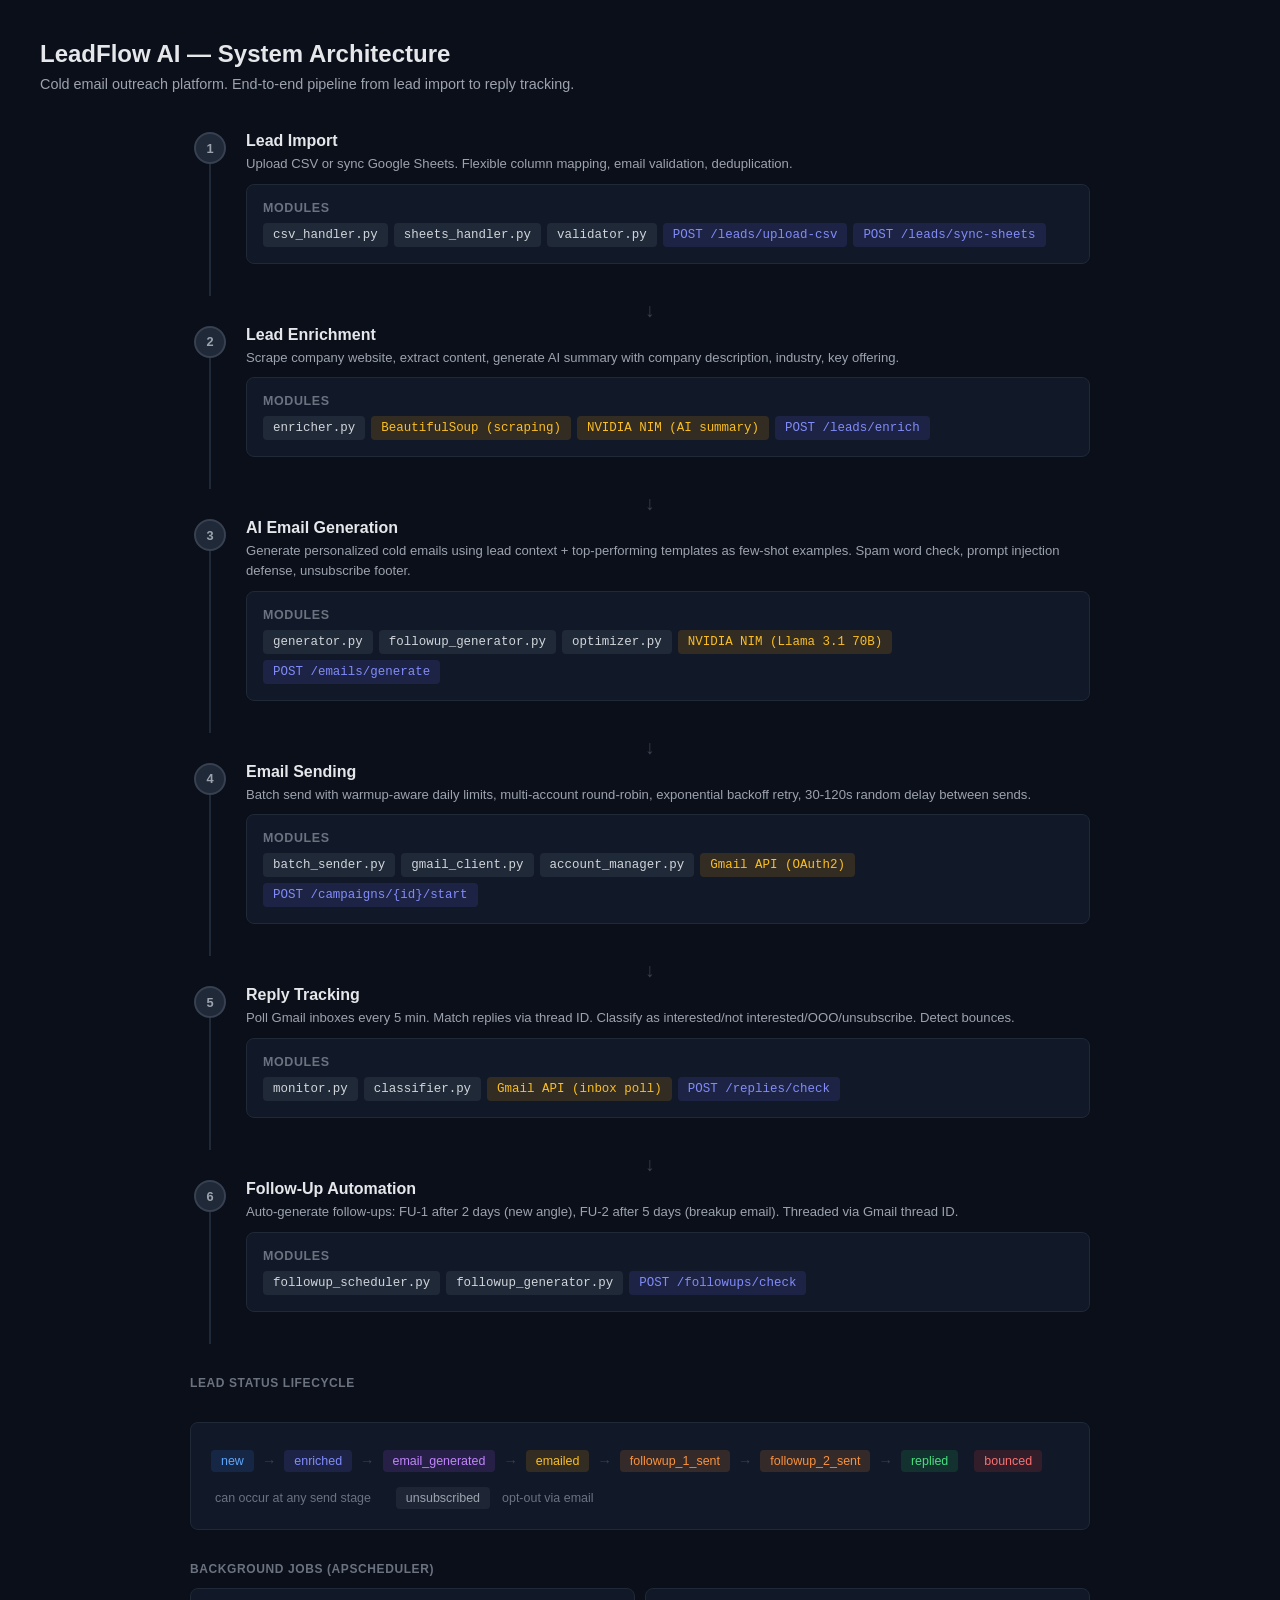
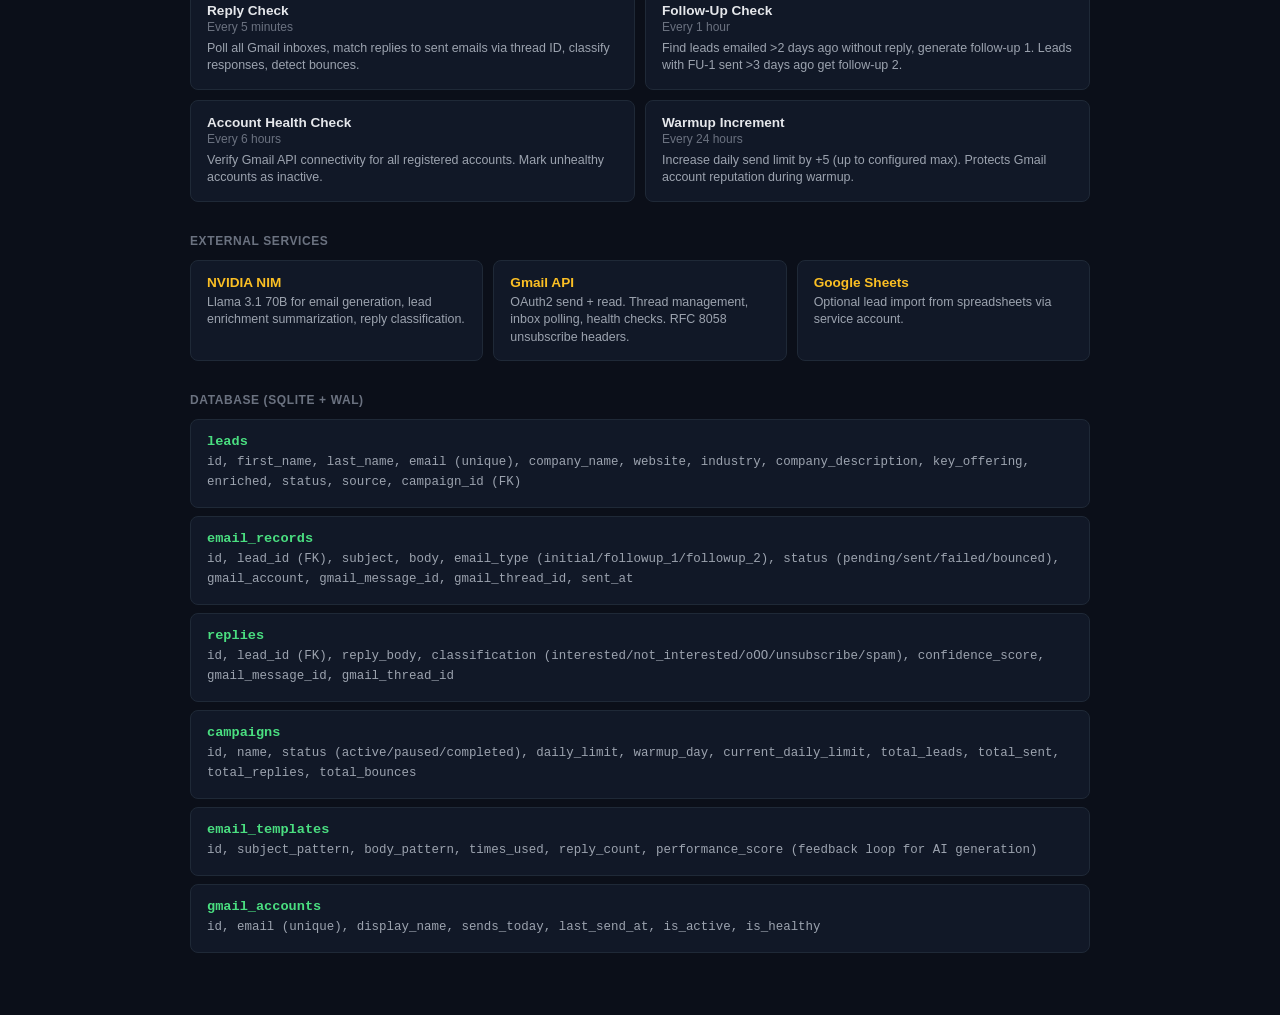
<file: ARCHITECTURE.html>
<!DOCTYPE html>
<html lang="en">
<head>
<meta charset="UTF-8">
<meta name="viewport" content="width=device-width, initial-scale=1.0">
<title>LeadFlow AI — System Architecture</title>
<style>
  * { margin: 0; padding: 0; box-sizing: border-box; }
  body { font-family: -apple-system, BlinkMacSystemFont, 'Segoe UI', sans-serif; background: #0B0F19; color: #E5E7EB; padding: 40px; }
  h1 { font-size: 1.5rem; font-weight: 600; margin-bottom: 8px; }
  .subtitle { color: #9CA3AF; font-size: 0.9rem; margin-bottom: 40px; }
  .pipeline { display: flex; flex-direction: column; gap: 0; max-width: 900px; margin: 0 auto; }
  .stage { display: flex; align-items: stretch; gap: 0; }
  .stage-num { width: 40px; display: flex; flex-direction: column; align-items: center; flex-shrink: 0; }
  .stage-num .dot { width: 32px; height: 32px; border-radius: 50%; background: #1F2937; border: 2px solid #374151; display: flex; align-items: center; justify-content: center; font-size: 0.8rem; font-weight: 600; color: #9CA3AF; flex-shrink: 0; }
  .stage-num .line { flex: 1; width: 2px; background: #1F2937; }
  .stage-content { flex: 1; padding: 0 0 32px 16px; }
  .stage-title { font-size: 1rem; font-weight: 600; color: #E5E7EB; margin-bottom: 4px; }
  .stage-desc { font-size: 0.82rem; color: #9CA3AF; margin-bottom: 10px; line-height: 1.5; }
  .stage-box { background: #111827; border: 1px solid #1F2937; border-radius: 8px; padding: 16px; }
  .stage-box h4 { font-size: 0.78rem; font-weight: 600; color: #6B7280; text-transform: uppercase; letter-spacing: 0.05em; margin-bottom: 8px; }
  .modules { display: flex; flex-wrap: wrap; gap: 6px; }
  .module { background: #1F2937; padding: 5px 10px; border-radius: 4px; font-size: 0.78rem; color: #D1D5DB; font-family: 'SF Mono', Monaco, monospace; }
  .api-tag { background: rgba(99, 102, 241, 0.15); color: #818CF8; }
  .ext-tag { background: rgba(245, 158, 11, 0.15); color: #FBBF24; }
  .db-tag { background: rgba(34, 197, 94, 0.15); color: #4ADE80; }
  .arrow { text-align: center; color: #374151; font-size: 1.2rem; padding: 4px 0; margin-left: 20px; }
  .status-flow { background: #111827; border: 1px solid #1F2937; border-radius: 8px; padding: 20px; margin-top: 32px; max-width: 900px; margin-left: auto; margin-right: auto; }
  .status-flow h3 { font-size: 0.9rem; font-weight: 600; margin-bottom: 12px; }
  .statuses { display: flex; flex-wrap: wrap; gap: 8px; align-items: center; }
  .status { padding: 4px 10px; border-radius: 4px; font-size: 0.78rem; font-weight: 500; }
  .s-new { background: rgba(59, 130, 246, 0.15); color: #60A5FA; }
  .s-enriched { background: rgba(99, 102, 241, 0.15); color: #818CF8; }
  .s-gen { background: rgba(168, 85, 247, 0.15); color: #C084FC; }
  .s-emailed { background: rgba(245, 158, 11, 0.15); color: #FBBF24; }
  .s-fu { background: rgba(251, 146, 60, 0.15); color: #FB923C; }
  .s-replied { background: rgba(34, 197, 94, 0.15); color: #4ADE80; }
  .s-bounced { background: rgba(239, 68, 68, 0.15); color: #F87171; }
  .s-unsub { background: rgba(107, 114, 128, 0.15); color: #9CA3AF; }
  .arr { color: #374151; font-size: 0.9rem; }
  .section-label { font-size: 0.75rem; color: #6B7280; text-transform: uppercase; letter-spacing: 0.05em; margin: 32px auto 12px; max-width: 900px; font-weight: 600; }
  .jobs-grid { display: grid; grid-template-columns: repeat(2, 1fr); gap: 10px; max-width: 900px; margin: 0 auto 32px; }
  .job { background: #111827; border: 1px solid #1F2937; border-radius: 8px; padding: 14px 16px; }
  .job-name { font-size: 0.85rem; font-weight: 600; color: #E5E7EB; margin-bottom: 2px; }
  .job-interval { font-size: 0.75rem; color: #6B7280; margin-bottom: 6px; }
  .job-desc { font-size: 0.78rem; color: #9CA3AF; line-height: 1.4; }
  .ext-grid { display: grid; grid-template-columns: repeat(3, 1fr); gap: 10px; max-width: 900px; margin: 0 auto 32px; }
  .ext { background: #111827; border: 1px solid #1F2937; border-radius: 8px; padding: 14px 16px; }
  .ext-name { font-size: 0.85rem; font-weight: 600; color: #FBBF24; margin-bottom: 4px; }
  .ext-purpose { font-size: 0.78rem; color: #9CA3AF; line-height: 1.4; }
  .db-tables { max-width: 900px; margin: 0 auto; }
  .db-table { background: #111827; border: 1px solid #1F2937; border-radius: 8px; padding: 14px 16px; margin-bottom: 8px; }
  .db-table-name { font-size: 0.85rem; font-weight: 600; color: #4ADE80; font-family: monospace; margin-bottom: 4px; }
  .db-fields { font-size: 0.78rem; color: #9CA3AF; font-family: monospace; line-height: 1.6; }
</style>
</head>
<body>

<h1>LeadFlow AI — System Architecture</h1>
<p class="subtitle">Cold email outreach platform. End-to-end pipeline from lead import to reply tracking.</p>

<div class="pipeline">

  <div class="stage">
    <div class="stage-num"><div class="dot">1</div><div class="line"></div></div>
    <div class="stage-content">
      <div class="stage-title">Lead Import</div>
      <div class="stage-desc">Upload CSV or sync Google Sheets. Flexible column mapping, email validation, deduplication.</div>
      <div class="stage-box">
        <h4>Modules</h4>
        <div class="modules">
          <span class="module">csv_handler.py</span>
          <span class="module">sheets_handler.py</span>
          <span class="module">validator.py</span>
          <span class="module api-tag">POST /leads/upload-csv</span>
          <span class="module api-tag">POST /leads/sync-sheets</span>
        </div>
      </div>
    </div>
  </div>

  <div class="arrow">&#8595;</div>

  <div class="stage">
    <div class="stage-num"><div class="dot">2</div><div class="line"></div></div>
    <div class="stage-content">
      <div class="stage-title">Lead Enrichment</div>
      <div class="stage-desc">Scrape company website, extract content, generate AI summary with company description, industry, key offering.</div>
      <div class="stage-box">
        <h4>Modules</h4>
        <div class="modules">
          <span class="module">enricher.py</span>
          <span class="module ext-tag">BeautifulSoup (scraping)</span>
          <span class="module ext-tag">NVIDIA NIM (AI summary)</span>
          <span class="module api-tag">POST /leads/enrich</span>
        </div>
      </div>
    </div>
  </div>

  <div class="arrow">&#8595;</div>

  <div class="stage">
    <div class="stage-num"><div class="dot">3</div><div class="line"></div></div>
    <div class="stage-content">
      <div class="stage-title">AI Email Generation</div>
      <div class="stage-desc">Generate personalized cold emails using lead context + top-performing templates as few-shot examples. Spam word check, prompt injection defense, unsubscribe footer.</div>
      <div class="stage-box">
        <h4>Modules</h4>
        <div class="modules">
          <span class="module">generator.py</span>
          <span class="module">followup_generator.py</span>
          <span class="module">optimizer.py</span>
          <span class="module ext-tag">NVIDIA NIM (Llama 3.1 70B)</span>
          <span class="module api-tag">POST /emails/generate</span>
        </div>
      </div>
    </div>
  </div>

  <div class="arrow">&#8595;</div>

  <div class="stage">
    <div class="stage-num"><div class="dot">4</div><div class="line"></div></div>
    <div class="stage-content">
      <div class="stage-title">Email Sending</div>
      <div class="stage-desc">Batch send with warmup-aware daily limits, multi-account round-robin, exponential backoff retry, 30-120s random delay between sends.</div>
      <div class="stage-box">
        <h4>Modules</h4>
        <div class="modules">
          <span class="module">batch_sender.py</span>
          <span class="module">gmail_client.py</span>
          <span class="module">account_manager.py</span>
          <span class="module ext-tag">Gmail API (OAuth2)</span>
          <span class="module api-tag">POST /campaigns/{id}/start</span>
        </div>
      </div>
    </div>
  </div>

  <div class="arrow">&#8595;</div>

  <div class="stage">
    <div class="stage-num"><div class="dot">5</div><div class="line"></div></div>
    <div class="stage-content">
      <div class="stage-title">Reply Tracking</div>
      <div class="stage-desc">Poll Gmail inboxes every 5 min. Match replies via thread ID. Classify as interested/not interested/OOO/unsubscribe. Detect bounces.</div>
      <div class="stage-box">
        <h4>Modules</h4>
        <div class="modules">
          <span class="module">monitor.py</span>
          <span class="module">classifier.py</span>
          <span class="module ext-tag">Gmail API (inbox poll)</span>
          <span class="module api-tag">POST /replies/check</span>
        </div>
      </div>
    </div>
  </div>

  <div class="arrow">&#8595;</div>

  <div class="stage">
    <div class="stage-num"><div class="dot">6</div><div class="line"></div></div>
    <div class="stage-content">
      <div class="stage-title">Follow-Up Automation</div>
      <div class="stage-desc">Auto-generate follow-ups: FU-1 after 2 days (new angle), FU-2 after 5 days (breakup email). Threaded via Gmail thread ID.</div>
      <div class="stage-box">
        <h4>Modules</h4>
        <div class="modules">
          <span class="module">followup_scheduler.py</span>
          <span class="module">followup_generator.py</span>
          <span class="module api-tag">POST /followups/check</span>
        </div>
      </div>
    </div>
  </div>

</div>

<div class="section-label">Lead Status Lifecycle</div>
<div class="status-flow">
  <div class="statuses">
    <span class="status s-new">new</span>
    <span class="arr">&rarr;</span>
    <span class="status s-enriched">enriched</span>
    <span class="arr">&rarr;</span>
    <span class="status s-gen">email_generated</span>
    <span class="arr">&rarr;</span>
    <span class="status s-emailed">emailed</span>
    <span class="arr">&rarr;</span>
    <span class="status s-fu">followup_1_sent</span>
    <span class="arr">&rarr;</span>
    <span class="status s-fu">followup_2_sent</span>
    <span class="arr">&rarr;</span>
    <span class="status s-replied">replied</span>
    <br><br>
    <span class="status s-bounced">bounced</span>
    <span style="color:#6B7280;font-size:0.78rem;margin-left:4px">can occur at any send stage</span>
    &nbsp;&nbsp;
    <span class="status s-unsub">unsubscribed</span>
    <span style="color:#6B7280;font-size:0.78rem;margin-left:4px">opt-out via email</span>
  </div>
</div>

<div class="section-label">Background Jobs (APScheduler)</div>
<div class="jobs-grid">
  <div class="job">
    <div class="job-name">Reply Check</div>
    <div class="job-interval">Every 5 minutes</div>
    <div class="job-desc">Poll all Gmail inboxes, match replies to sent emails via thread ID, classify responses, detect bounces.</div>
  </div>
  <div class="job">
    <div class="job-name">Follow-Up Check</div>
    <div class="job-interval">Every 1 hour</div>
    <div class="job-desc">Find leads emailed >2 days ago without reply, generate follow-up 1. Leads with FU-1 sent >3 days ago get follow-up 2.</div>
  </div>
  <div class="job">
    <div class="job-name">Account Health Check</div>
    <div class="job-interval">Every 6 hours</div>
    <div class="job-desc">Verify Gmail API connectivity for all registered accounts. Mark unhealthy accounts as inactive.</div>
  </div>
  <div class="job">
    <div class="job-name">Warmup Increment</div>
    <div class="job-interval">Every 24 hours</div>
    <div class="job-desc">Increase daily send limit by +5 (up to configured max). Protects Gmail account reputation during warmup.</div>
  </div>
</div>

<div class="section-label">External Services</div>
<div class="ext-grid">
  <div class="ext">
    <div class="ext-name">NVIDIA NIM</div>
    <div class="ext-purpose">Llama 3.1 70B for email generation, lead enrichment summarization, reply classification.</div>
  </div>
  <div class="ext">
    <div class="ext-name">Gmail API</div>
    <div class="ext-purpose">OAuth2 send + read. Thread management, inbox polling, health checks. RFC 8058 unsubscribe headers.</div>
  </div>
  <div class="ext">
    <div class="ext-name">Google Sheets</div>
    <div class="ext-purpose">Optional lead import from spreadsheets via service account.</div>
  </div>
</div>

<div class="section-label">Database (SQLite + WAL)</div>
<div class="db-tables">
  <div class="db-table">
    <div class="db-table-name">leads</div>
    <div class="db-fields">id, first_name, last_name, email (unique), company_name, website, industry, company_description, key_offering, enriched, status, source, campaign_id (FK)</div>
  </div>
  <div class="db-table">
    <div class="db-table-name">email_records</div>
    <div class="db-fields">id, lead_id (FK), subject, body, email_type (initial/followup_1/followup_2), status (pending/sent/failed/bounced), gmail_account, gmail_message_id, gmail_thread_id, sent_at</div>
  </div>
  <div class="db-table">
    <div class="db-table-name">replies</div>
    <div class="db-fields">id, lead_id (FK), reply_body, classification (interested/not_interested/oOO/unsubscribe/spam), confidence_score, gmail_message_id, gmail_thread_id</div>
  </div>
  <div class="db-table">
    <div class="db-table-name">campaigns</div>
    <div class="db-fields">id, name, status (active/paused/completed), daily_limit, warmup_day, current_daily_limit, total_leads, total_sent, total_replies, total_bounces</div>
  </div>
  <div class="db-table">
    <div class="db-table-name">email_templates</div>
    <div class="db-fields">id, subject_pattern, body_pattern, times_used, reply_count, performance_score (feedback loop for AI generation)</div>
  </div>
  <div class="db-table">
    <div class="db-table-name">gmail_accounts</div>
    <div class="db-fields">id, email (unique), display_name, sends_today, last_send_at, is_active, is_healthy</div>
  </div>
</div>

</body>
</html>
</file>
